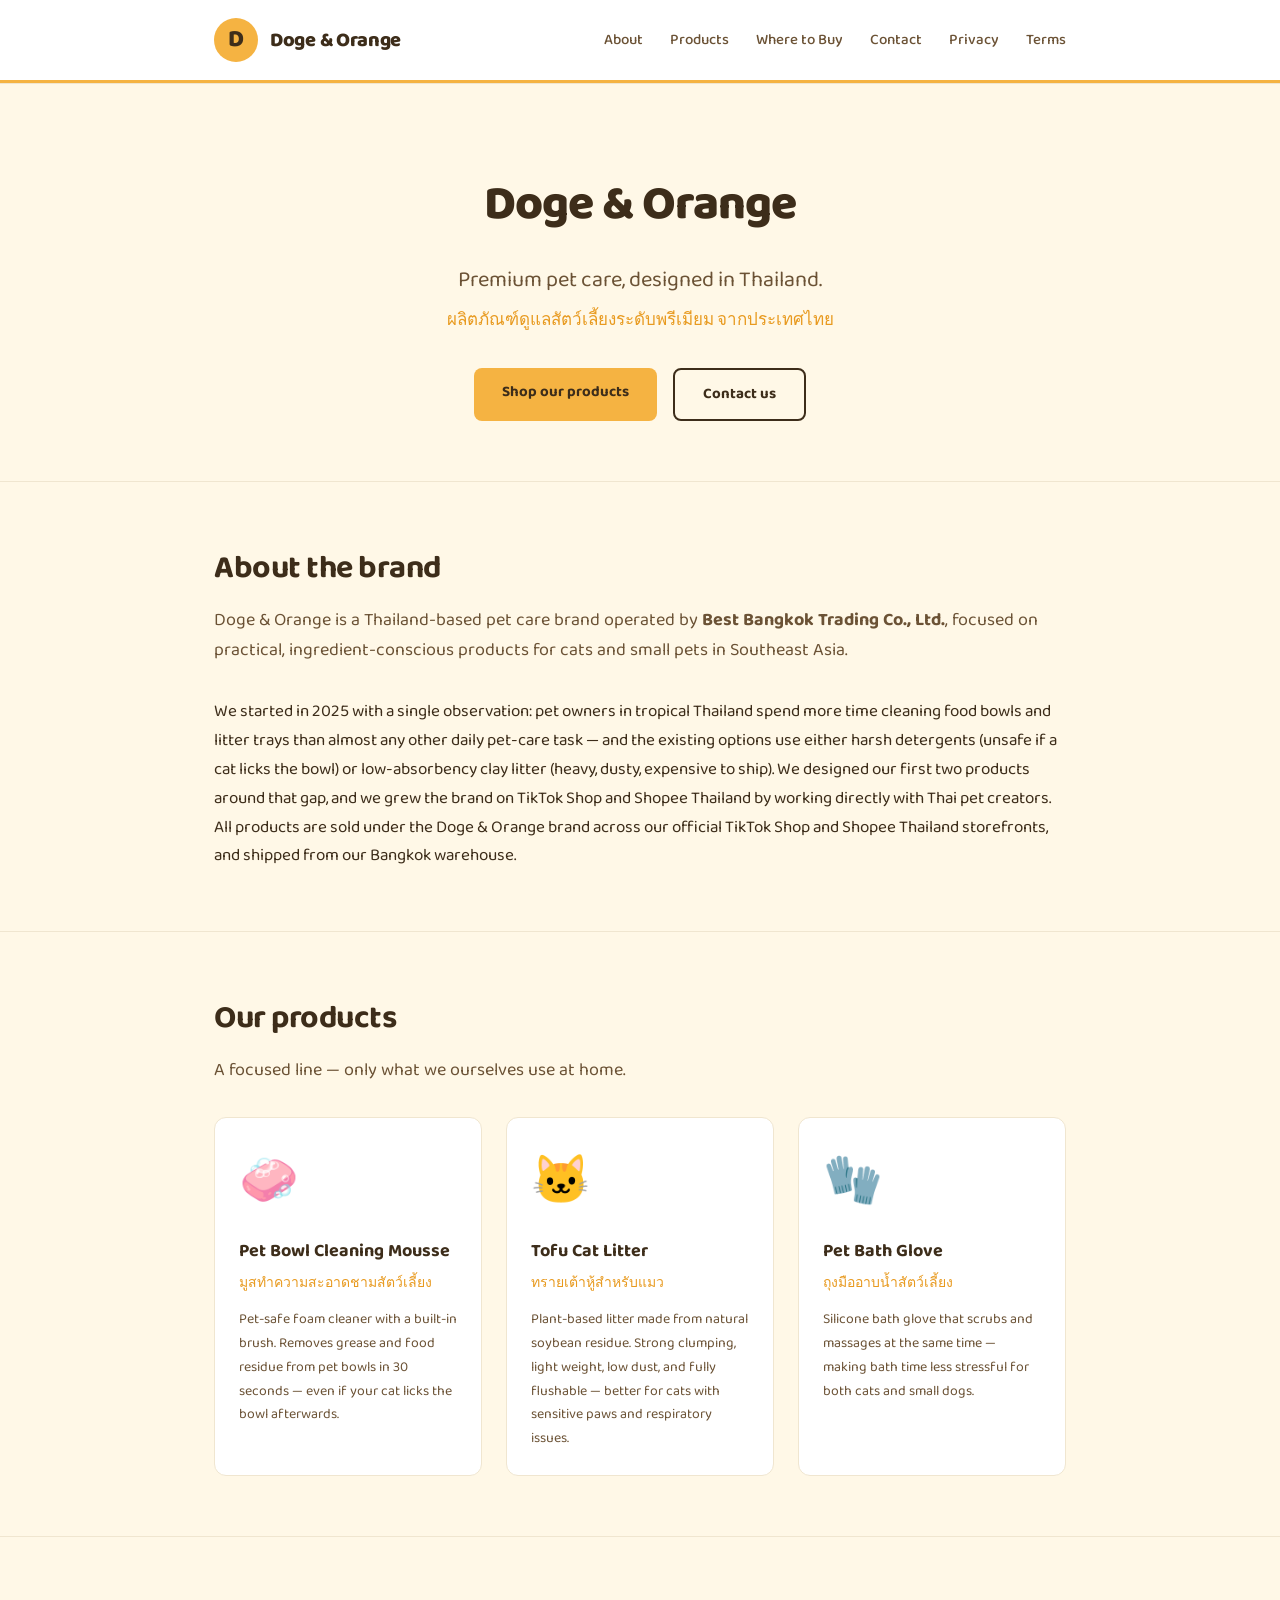
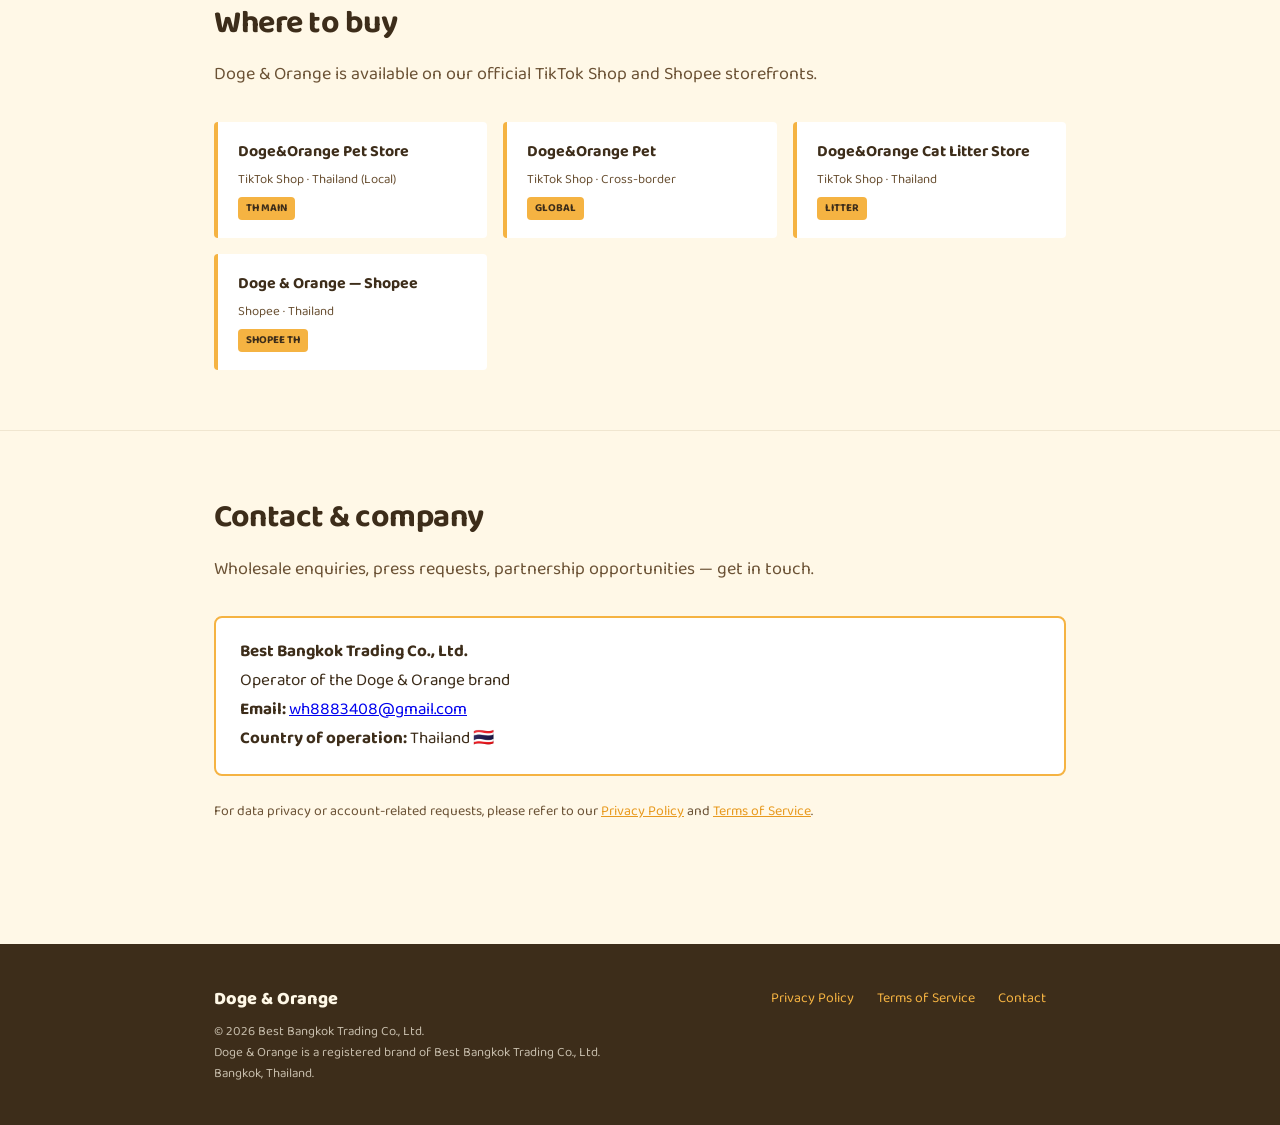
<file: index.html>
<!DOCTYPE html>
<html lang="en">
<head>
  <meta charset="UTF-8">
  <meta name="viewport" content="width=device-width, initial-scale=1.0">
  <title>Doge & Orange — Premium Pet Care from Thailand</title>
  <meta name="description" content="Doge & Orange is a Thailand-based pet care brand by Best Bangkok Trading Co., Ltd., specializing in innovative cleaning products and litter for cats and small pets.">
  <link rel="icon" href="data:image/svg+xml,<svg xmlns='http://www.w3.org/2000/svg' viewBox='0 0 100 100'><circle cx='50' cy='50' r='48' fill='%23F5B342'/><text x='50' y='65' font-size='50' text-anchor='middle' font-family='sans-serif' font-weight='bold' fill='%233D2D1A'>D</text></svg>">
  <link href="https://fonts.googleapis.com/css2?family=Baloo+2:wght@400;500;700;800&display=swap" rel="stylesheet">
  <link rel="stylesheet" href="style.css">
</head>
<body>

<header>
  <div class="container">
    <a href="/" class="brand">
      <div class="brand-logo">D</div>
      <div class="brand-name">Doge &amp; Orange</div>
    </a>
    <nav>
      <a href="#about">About</a>
      <a href="#products">Products</a>
      <a href="#where">Where to Buy</a>
      <a href="#contact">Contact</a>
      <a href="privacy.html">Privacy</a>
      <a href="terms.html">Terms</a>
    </nav>
  </div>
</header>

<section class="hero">
  <div class="container">
    <h1>Doge &amp; Orange</h1>
    <p class="tagline">Premium pet care, designed in Thailand.</p>
    <p class="tagline-th">ผลิตภัณฑ์ดูแลสัตว์เลี้ยงระดับพรีเมียม จากประเทศไทย</p>
    <div class="cta-row">
      <a href="#products" class="btn btn-primary">Shop our products</a>
      <a href="#contact" class="btn btn-outline">Contact us</a>
    </div>
  </div>
</section>

<section id="about">
  <div class="container">
    <h2>About the brand</h2>
    <p class="lead">Doge &amp; Orange is a Thailand-based pet care brand operated by <strong>Best Bangkok Trading Co., Ltd.</strong>, focused on practical, ingredient-conscious products for cats and small pets in Southeast Asia.</p>
    <p>We started in 2025 with a single observation: pet owners in tropical Thailand spend more time cleaning food bowls and litter trays than almost any other daily pet-care task — and the existing options use either harsh detergents (unsafe if a cat licks the bowl) or low-absorbency clay litter (heavy, dusty, expensive to ship). We designed our first two products around that gap, and we grew the brand on TikTok Shop and Shopee Thailand by working directly with Thai pet creators.</p>
    <p>All products are sold under the Doge &amp; Orange brand across our official TikTok Shop and Shopee Thailand storefronts, and shipped from our Bangkok warehouse.</p>
  </div>
</section>

<section id="products">
  <div class="container">
    <h2>Our products</h2>
    <p class="lead">A focused line — only what we ourselves use at home.</p>
    <div class="products-grid">
      <div class="product">
        <div class="emoji">🧼</div>
        <h3>Pet Bowl Cleaning Mousse</h3>
        <div class="th">มูสทำความสะอาดชามสัตว์เลี้ยง</div>
        <p>Pet-safe foam cleaner with a built-in brush. Removes grease and food residue from pet bowls in 30 seconds — even if your cat licks the bowl afterwards.</p>
      </div>
      <div class="product">
        <div class="emoji">🐱</div>
        <h3>Tofu Cat Litter</h3>
        <div class="th">ทรายเต้าหู้สำหรับแมว</div>
        <p>Plant-based litter made from natural soybean residue. Strong clumping, light weight, low dust, and fully flushable — better for cats with sensitive paws and respiratory issues.</p>
      </div>
      <div class="product">
        <div class="emoji">🧤</div>
        <h3>Pet Bath Glove</h3>
        <div class="th">ถุงมืออาบน้ำสัตว์เลี้ยง</div>
        <p>Silicone bath glove that scrubs and massages at the same time — making bath time less stressful for both cats and small dogs.</p>
      </div>
    </div>
  </div>
</section>

<section id="where">
  <div class="container">
    <h2>Where to buy</h2>
    <p class="lead">Doge &amp; Orange is available on our official TikTok Shop and Shopee storefronts.</p>
    <div class="shops-grid">
      <div class="shop">
        <div class="shop-name">Doge&amp;Orange Pet Store</div>
        <div class="shop-meta">TikTok Shop · Thailand (Local)</div>
        <div class="shop-tag">TH MAIN</div>
      </div>
      <div class="shop">
        <div class="shop-name">Doge&amp;Orange Pet</div>
        <div class="shop-meta">TikTok Shop · Cross-border</div>
        <div class="shop-tag">GLOBAL</div>
      </div>
      <div class="shop">
        <div class="shop-name">Doge&amp;Orange Cat Litter Store</div>
        <div class="shop-meta">TikTok Shop · Thailand</div>
        <div class="shop-tag">LITTER</div>
      </div>
      <div class="shop">
        <div class="shop-name">Doge &amp; Orange — Shopee</div>
        <div class="shop-meta">Shopee · Thailand</div>
        <div class="shop-tag">SHOPEE TH</div>
      </div>
    </div>
  </div>
</section>

<section id="contact">
  <div class="container">
    <h2>Contact &amp; company</h2>
    <p class="lead">Wholesale enquiries, press requests, partnership opportunities — get in touch.</p>
    <div class="contact-card">
      <p><strong>Best Bangkok Trading Co., Ltd.</strong></p>
      <p>Operator of the Doge &amp; Orange brand</p>
      <p><strong>Email:</strong> <a href="mailto:wh8883408@gmail.com">wh8883408@gmail.com</a></p>
      <p><strong>Country of operation:</strong> Thailand 🇹🇭</p>
    </div>
    <p style="font-size: 14px; color: var(--c-ink-light); margin-top: 16px">
      For data privacy or account-related requests, please refer to our
      <a href="privacy.html" style="color: var(--c-primary-dark)">Privacy Policy</a>
      and
      <a href="terms.html" style="color: var(--c-primary-dark)">Terms of Service</a>.
    </p>
  </div>
</section>

<footer>
  <div class="container">
    <div>
      <div class="footer-brand">Doge &amp; Orange</div>
      <div class="footer-meta">
        © 2026 Best Bangkok Trading Co., Ltd.<br>
        Doge &amp; Orange is a registered brand of Best Bangkok Trading Co., Ltd.<br>
        Bangkok, Thailand.
      </div>
    </div>
    <div>
      <div class="footer-links">
        <a href="privacy.html">Privacy Policy</a>
        <a href="terms.html">Terms of Service</a>
        <a href="mailto:wh8883408@gmail.com">Contact</a>
      </div>
    </div>
  </div>
</footer>

</body>
</html>
</file>
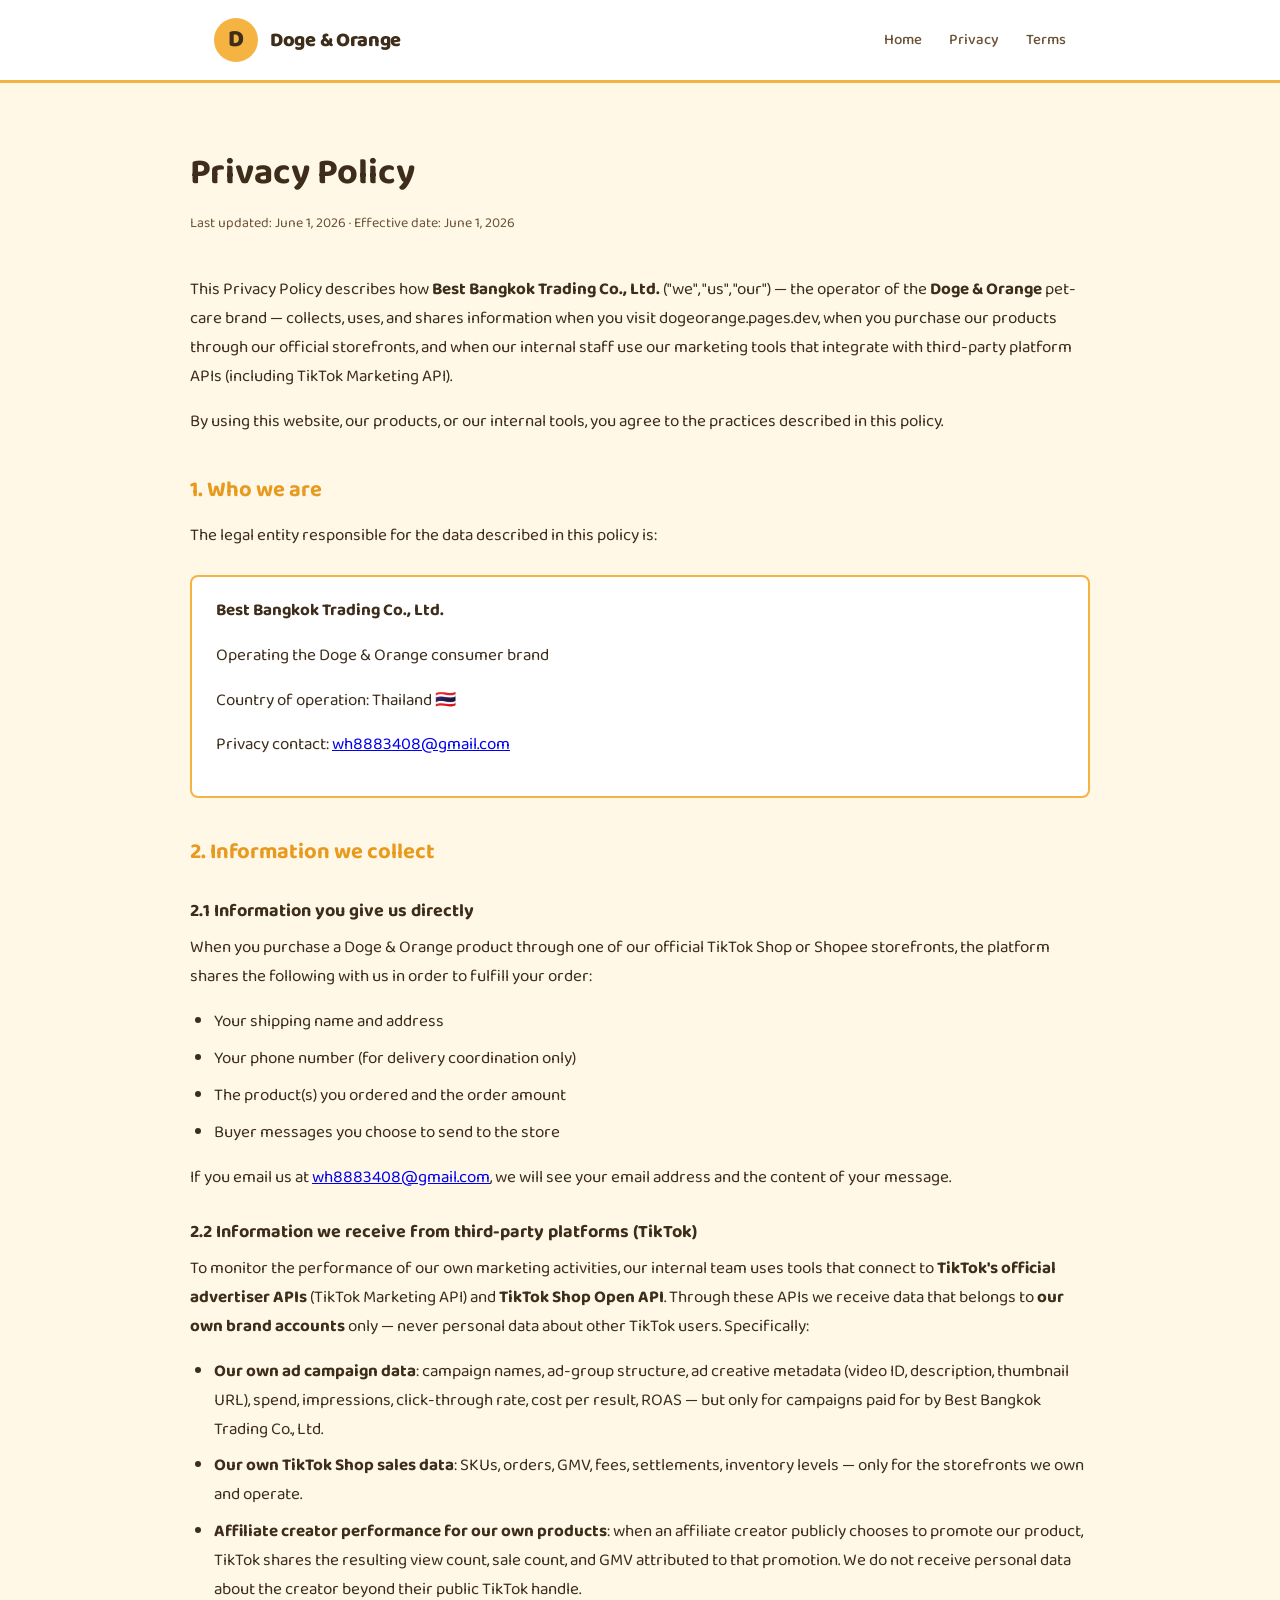
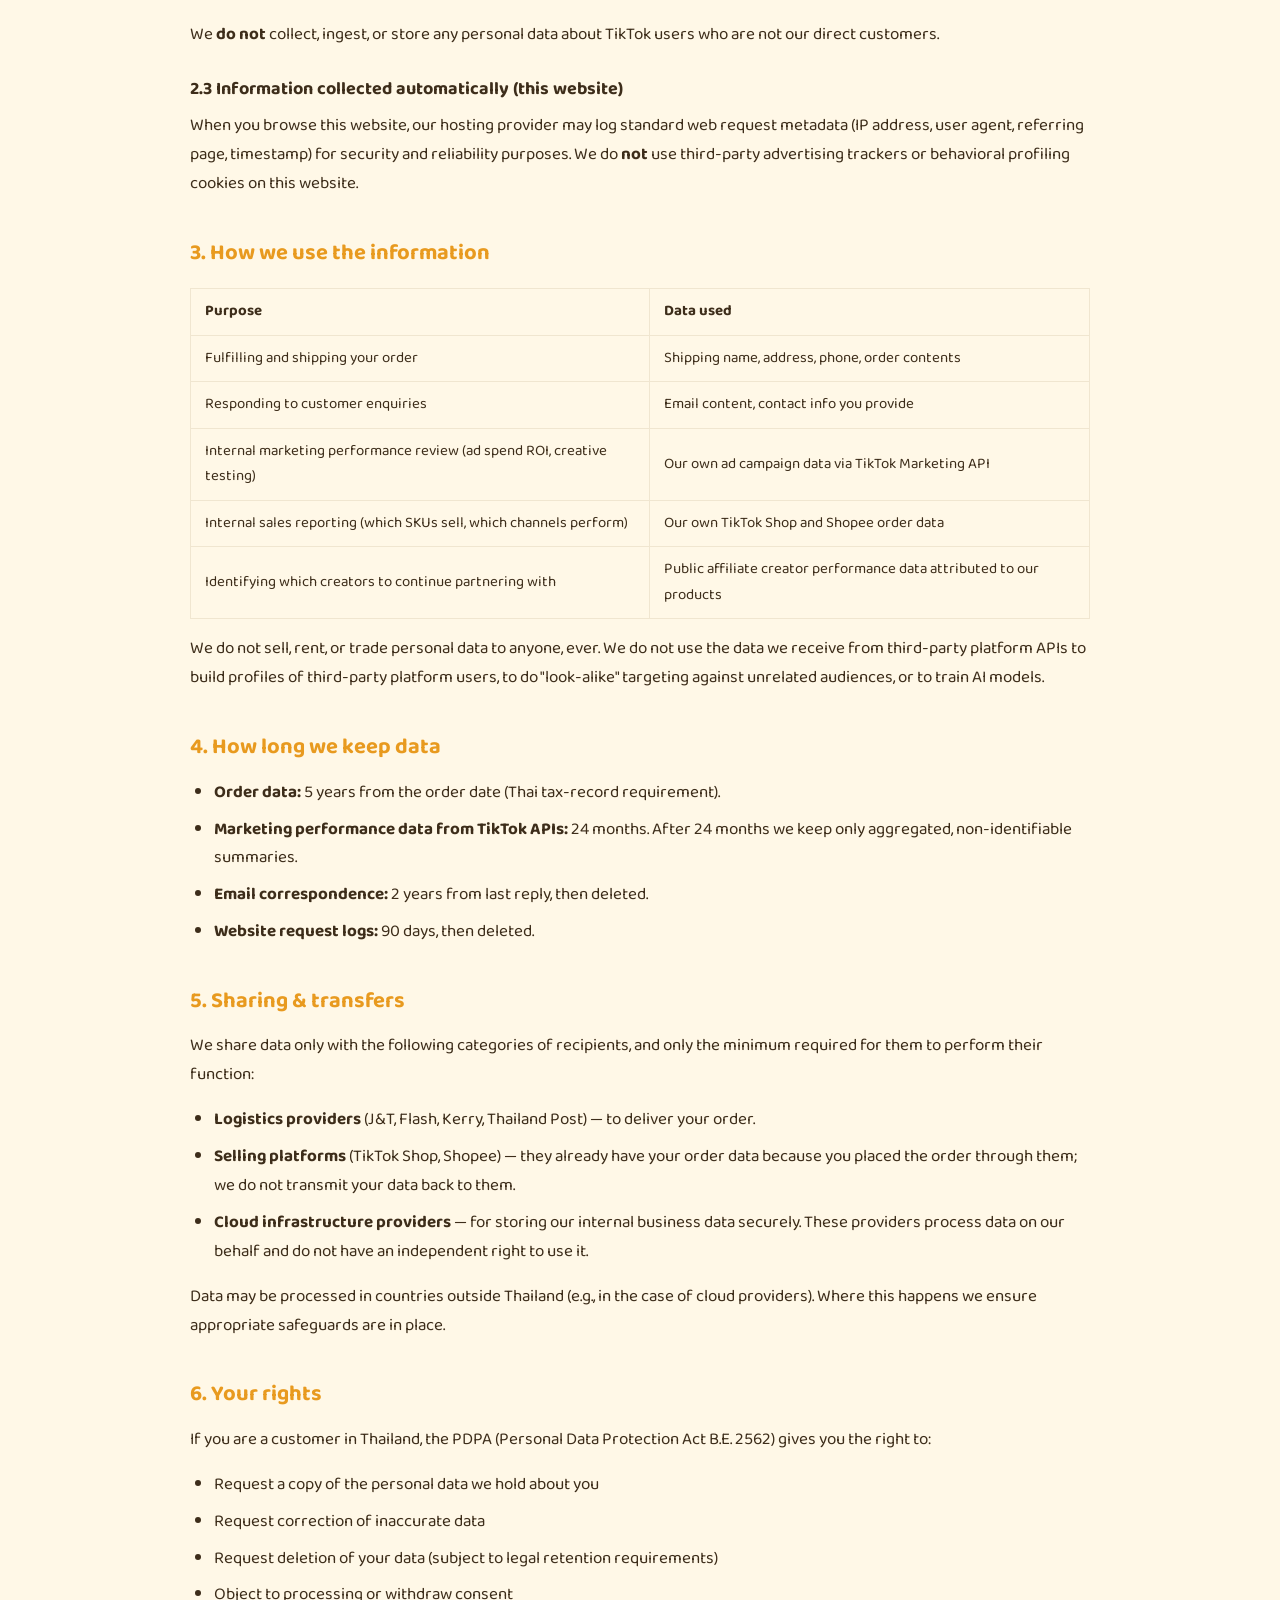
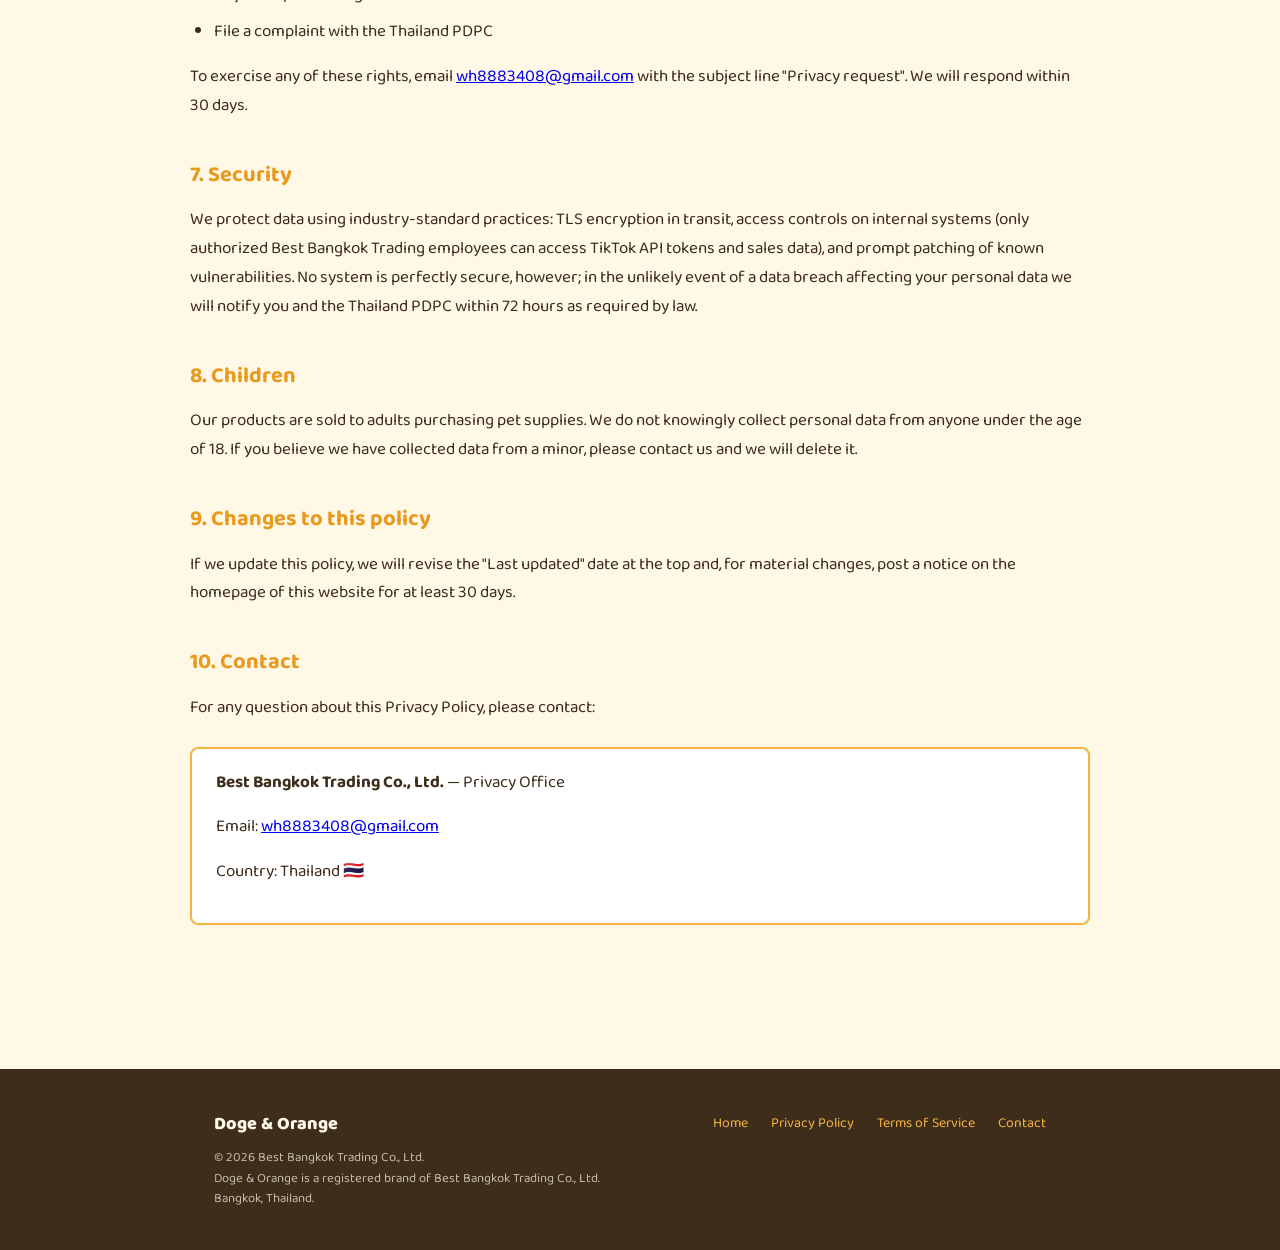
<file: privacy.html>
<!DOCTYPE html>
<html lang="en">
<head>
  <meta charset="UTF-8">
  <meta name="viewport" content="width=device-width, initial-scale=1.0">
  <title>Privacy Policy — Doge & Orange</title>
  <link rel="icon" href="data:image/svg+xml,<svg xmlns='http://www.w3.org/2000/svg' viewBox='0 0 100 100'><circle cx='50' cy='50' r='48' fill='%23F5B342'/><text x='50' y='65' font-size='50' text-anchor='middle' font-family='sans-serif' font-weight='bold' fill='%233D2D1A'>D</text></svg>">
  <link href="https://fonts.googleapis.com/css2?family=Baloo+2:wght@400;500;700;800&display=swap" rel="stylesheet">
  <link rel="stylesheet" href="style.css">
</head>
<body>

<header>
  <div class="container">
    <a href="/" class="brand">
      <div class="brand-logo">D</div>
      <div class="brand-name">Doge &amp; Orange</div>
    </a>
    <nav>
      <a href="index.html">Home</a>
      <a href="privacy.html">Privacy</a>
      <a href="terms.html">Terms</a>
    </nav>
  </div>
</header>

<main class="legal container">

  <h1>Privacy Policy</h1>
  <p class="updated">Last updated: June 1, 2026 · Effective date: June 1, 2026</p>

  <p>This Privacy Policy describes how <strong>Best Bangkok Trading Co., Ltd.</strong> ("we", "us", "our") — the operator of the <strong>Doge &amp; Orange</strong> pet-care brand — collects, uses, and shares information when you visit dogeorange.pages.dev, when you purchase our products through our official storefronts, and when our internal staff use our marketing tools that integrate with third-party platform APIs (including TikTok Marketing API).</p>

  <p>By using this website, our products, or our internal tools, you agree to the practices described in this policy.</p>

  <h2>1. Who we are</h2>
  <p>The legal entity responsible for the data described in this policy is:</p>
  <div class="contact-card">
    <p><strong>Best Bangkok Trading Co., Ltd.</strong></p>
    <p>Operating the Doge &amp; Orange consumer brand</p>
    <p>Country of operation: Thailand 🇹🇭</p>
    <p>Privacy contact: <a href="mailto:wh8883408@gmail.com">wh8883408@gmail.com</a></p>
  </div>

  <h2>2. Information we collect</h2>

  <h3>2.1 Information you give us directly</h3>
  <p>When you purchase a Doge &amp; Orange product through one of our official TikTok Shop or Shopee storefronts, the platform shares the following with us in order to fulfill your order:</p>
  <ul>
    <li>Your shipping name and address</li>
    <li>Your phone number (for delivery coordination only)</li>
    <li>The product(s) you ordered and the order amount</li>
    <li>Buyer messages you choose to send to the store</li>
  </ul>
  <p>If you email us at <a href="mailto:wh8883408@gmail.com">wh8883408@gmail.com</a>, we will see your email address and the content of your message.</p>

  <h3>2.2 Information we receive from third-party platforms (TikTok)</h3>
  <p>To monitor the performance of our own marketing activities, our internal team uses tools that connect to <strong>TikTok's official advertiser APIs</strong> (TikTok Marketing API) and <strong>TikTok Shop Open API</strong>. Through these APIs we receive data that belongs to <strong>our own brand accounts</strong> only — never personal data about other TikTok users. Specifically:</p>
  <ul>
    <li><strong>Our own ad campaign data</strong>: campaign names, ad-group structure, ad creative metadata (video ID, description, thumbnail URL), spend, impressions, click-through rate, cost per result, ROAS — but only for campaigns paid for by Best Bangkok Trading Co., Ltd.</li>
    <li><strong>Our own TikTok Shop sales data</strong>: SKUs, orders, GMV, fees, settlements, inventory levels — only for the storefronts we own and operate.</li>
    <li><strong>Affiliate creator performance for our own products</strong>: when an affiliate creator publicly chooses to promote our product, TikTok shares the resulting view count, sale count, and GMV attributed to that promotion. We do not receive personal data about the creator beyond their public TikTok handle.</li>
  </ul>
  <p>We <strong>do not</strong> collect, ingest, or store any personal data about TikTok users who are not our direct customers.</p>

  <h3>2.3 Information collected automatically (this website)</h3>
  <p>When you browse this website, our hosting provider may log standard web request metadata (IP address, user agent, referring page, timestamp) for security and reliability purposes. We do <strong>not</strong> use third-party advertising trackers or behavioral profiling cookies on this website.</p>

  <h2>3. How we use the information</h2>
  <table>
    <thead>
      <tr><th>Purpose</th><th>Data used</th></tr>
    </thead>
    <tbody>
      <tr><td>Fulfilling and shipping your order</td><td>Shipping name, address, phone, order contents</td></tr>
      <tr><td>Responding to customer enquiries</td><td>Email content, contact info you provide</td></tr>
      <tr><td>Internal marketing performance review (ad spend ROI, creative testing)</td><td>Our own ad campaign data via TikTok Marketing API</td></tr>
      <tr><td>Internal sales reporting (which SKUs sell, which channels perform)</td><td>Our own TikTok Shop and Shopee order data</td></tr>
      <tr><td>Identifying which creators to continue partnering with</td><td>Public affiliate creator performance data attributed to our products</td></tr>
    </tbody>
  </table>
  <p>We do not sell, rent, or trade personal data to anyone, ever. We do not use the data we receive from third-party platform APIs to build profiles of third-party platform users, to do "look-alike" targeting against unrelated audiences, or to train AI models.</p>

  <h2>4. How long we keep data</h2>
  <ul>
    <li><strong>Order data:</strong> 5 years from the order date (Thai tax-record requirement).</li>
    <li><strong>Marketing performance data from TikTok APIs:</strong> 24 months. After 24 months we keep only aggregated, non-identifiable summaries.</li>
    <li><strong>Email correspondence:</strong> 2 years from last reply, then deleted.</li>
    <li><strong>Website request logs:</strong> 90 days, then deleted.</li>
  </ul>

  <h2>5. Sharing &amp; transfers</h2>
  <p>We share data only with the following categories of recipients, and only the minimum required for them to perform their function:</p>
  <ul>
    <li><strong>Logistics providers</strong> (J&amp;T, Flash, Kerry, Thailand Post) — to deliver your order.</li>
    <li><strong>Selling platforms</strong> (TikTok Shop, Shopee) — they already have your order data because you placed the order through them; we do not transmit your data back to them.</li>
    <li><strong>Cloud infrastructure providers</strong> — for storing our internal business data securely. These providers process data on our behalf and do not have an independent right to use it.</li>
  </ul>
  <p>Data may be processed in countries outside Thailand (e.g., in the case of cloud providers). Where this happens we ensure appropriate safeguards are in place.</p>

  <h2>6. Your rights</h2>
  <p>If you are a customer in Thailand, the PDPA (Personal Data Protection Act B.E. 2562) gives you the right to:</p>
  <ul>
    <li>Request a copy of the personal data we hold about you</li>
    <li>Request correction of inaccurate data</li>
    <li>Request deletion of your data (subject to legal retention requirements)</li>
    <li>Object to processing or withdraw consent</li>
    <li>File a complaint with the Thailand PDPC</li>
  </ul>
  <p>To exercise any of these rights, email <a href="mailto:wh8883408@gmail.com">wh8883408@gmail.com</a> with the subject line "Privacy request". We will respond within 30 days.</p>

  <h2>7. Security</h2>
  <p>We protect data using industry-standard practices: TLS encryption in transit, access controls on internal systems (only authorized Best Bangkok Trading employees can access TikTok API tokens and sales data), and prompt patching of known vulnerabilities. No system is perfectly secure, however; in the unlikely event of a data breach affecting your personal data we will notify you and the Thailand PDPC within 72 hours as required by law.</p>

  <h2>8. Children</h2>
  <p>Our products are sold to adults purchasing pet supplies. We do not knowingly collect personal data from anyone under the age of 18. If you believe we have collected data from a minor, please contact us and we will delete it.</p>

  <h2>9. Changes to this policy</h2>
  <p>If we update this policy, we will revise the "Last updated" date at the top and, for material changes, post a notice on the homepage of this website for at least 30 days.</p>

  <h2>10. Contact</h2>
  <p>For any question about this Privacy Policy, please contact:</p>
  <div class="contact-card">
    <p><strong>Best Bangkok Trading Co., Ltd.</strong> — Privacy Office</p>
    <p>Email: <a href="mailto:wh8883408@gmail.com">wh8883408@gmail.com</a></p>
    <p>Country: Thailand 🇹🇭</p>
  </div>

</main>

<footer>
  <div class="container">
    <div>
      <div class="footer-brand">Doge &amp; Orange</div>
      <div class="footer-meta">
        © 2026 Best Bangkok Trading Co., Ltd.<br>
        Doge &amp; Orange is a registered brand of Best Bangkok Trading Co., Ltd.<br>
        Bangkok, Thailand.
      </div>
    </div>
    <div>
      <div class="footer-links">
        <a href="index.html">Home</a>
        <a href="privacy.html">Privacy Policy</a>
        <a href="terms.html">Terms of Service</a>
        <a href="mailto:wh8883408@gmail.com">Contact</a>
      </div>
    </div>
  </div>
</footer>

</body>
</html>
</file>
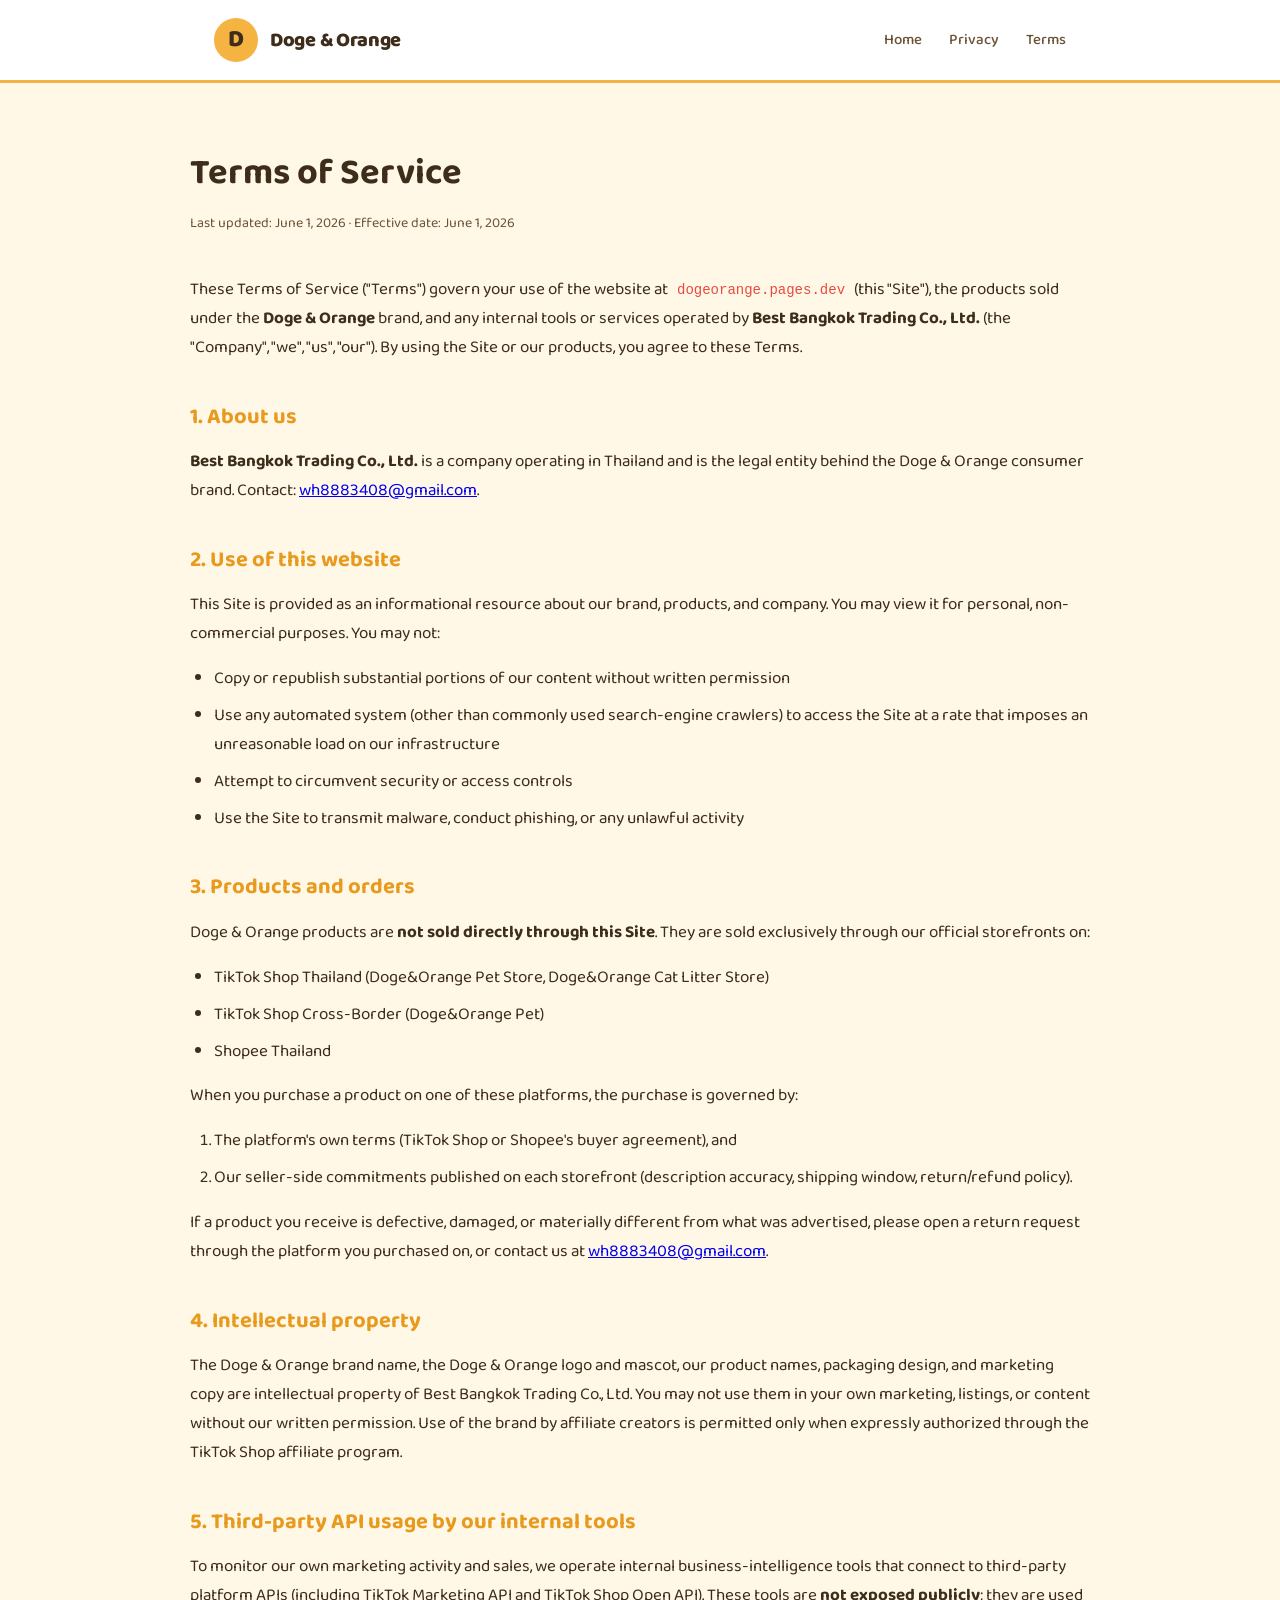
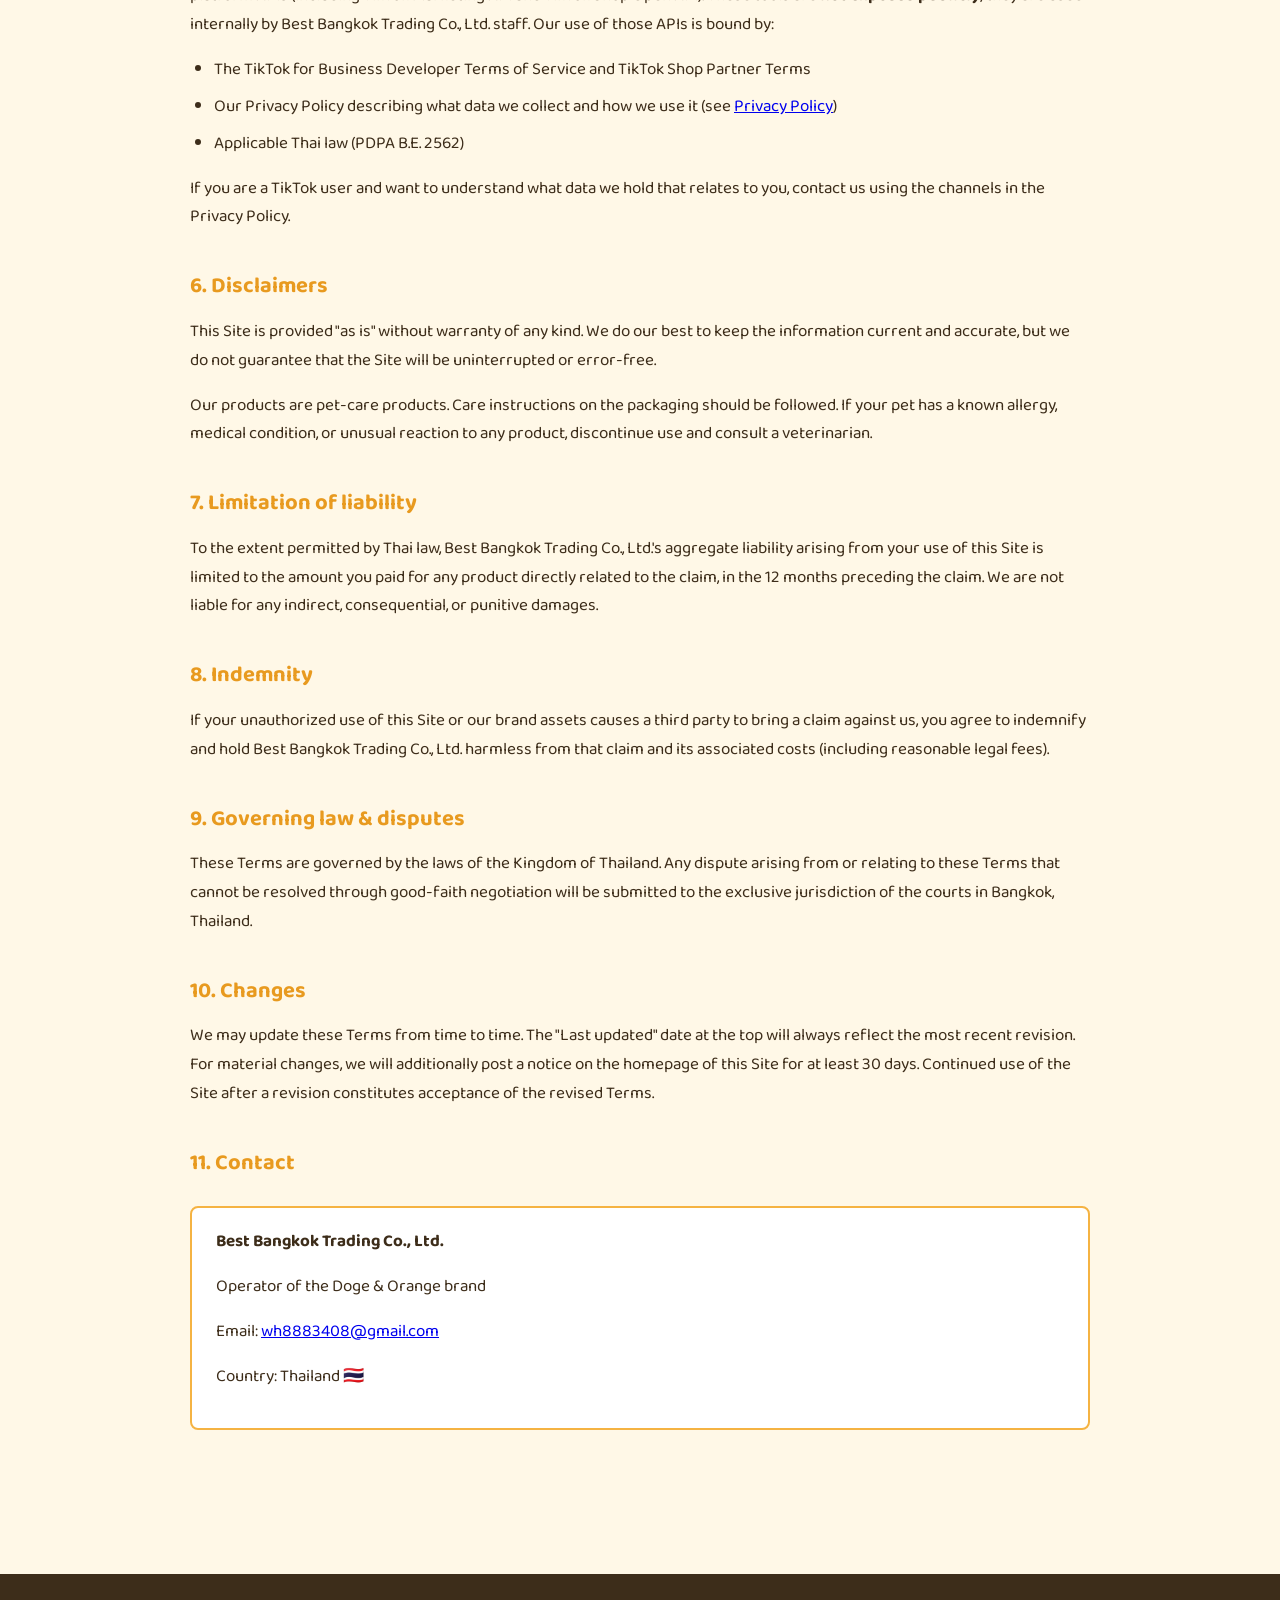
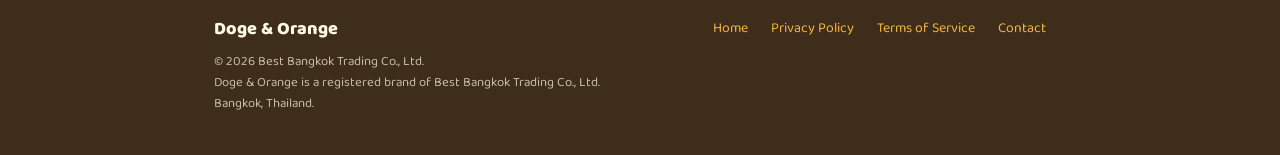
<file: terms.html>
<!DOCTYPE html>
<html lang="en">
<head>
  <meta charset="UTF-8">
  <meta name="viewport" content="width=device-width, initial-scale=1.0">
  <title>Terms of Service — Doge & Orange</title>
  <link rel="icon" href="data:image/svg+xml,<svg xmlns='http://www.w3.org/2000/svg' viewBox='0 0 100 100'><circle cx='50' cy='50' r='48' fill='%23F5B342'/><text x='50' y='65' font-size='50' text-anchor='middle' font-family='sans-serif' font-weight='bold' fill='%233D2D1A'>D</text></svg>">
  <link href="https://fonts.googleapis.com/css2?family=Baloo+2:wght@400;500;700;800&display=swap" rel="stylesheet">
  <link rel="stylesheet" href="style.css">
</head>
<body>

<header>
  <div class="container">
    <a href="/" class="brand">
      <div class="brand-logo">D</div>
      <div class="brand-name">Doge &amp; Orange</div>
    </a>
    <nav>
      <a href="index.html">Home</a>
      <a href="privacy.html">Privacy</a>
      <a href="terms.html">Terms</a>
    </nav>
  </div>
</header>

<main class="legal container">

  <h1>Terms of Service</h1>
  <p class="updated">Last updated: June 1, 2026 · Effective date: June 1, 2026</p>

  <p>These Terms of Service ("Terms") govern your use of the website at <code>dogeorange.pages.dev</code> (this "Site"), the products sold under the <strong>Doge &amp; Orange</strong> brand, and any internal tools or services operated by <strong>Best Bangkok Trading Co., Ltd.</strong> (the "Company", "we", "us", "our"). By using the Site or our products, you agree to these Terms.</p>

  <h2>1. About us</h2>
  <p><strong>Best Bangkok Trading Co., Ltd.</strong> is a company operating in Thailand and is the legal entity behind the Doge &amp; Orange consumer brand. Contact: <a href="mailto:wh8883408@gmail.com">wh8883408@gmail.com</a>.</p>

  <h2>2. Use of this website</h2>
  <p>This Site is provided as an informational resource about our brand, products, and company. You may view it for personal, non-commercial purposes. You may not:</p>
  <ul>
    <li>Copy or republish substantial portions of our content without written permission</li>
    <li>Use any automated system (other than commonly used search-engine crawlers) to access the Site at a rate that imposes an unreasonable load on our infrastructure</li>
    <li>Attempt to circumvent security or access controls</li>
    <li>Use the Site to transmit malware, conduct phishing, or any unlawful activity</li>
  </ul>

  <h2>3. Products and orders</h2>
  <p>Doge &amp; Orange products are <strong>not sold directly through this Site</strong>. They are sold exclusively through our official storefronts on:</p>
  <ul>
    <li>TikTok Shop Thailand (Doge&amp;Orange Pet Store, Doge&amp;Orange Cat Litter Store)</li>
    <li>TikTok Shop Cross-Border (Doge&amp;Orange Pet)</li>
    <li>Shopee Thailand</li>
  </ul>
  <p>When you purchase a product on one of these platforms, the purchase is governed by:</p>
  <ol>
    <li>The platform's own terms (TikTok Shop or Shopee's buyer agreement), and</li>
    <li>Our seller-side commitments published on each storefront (description accuracy, shipping window, return/refund policy).</li>
  </ol>
  <p>If a product you receive is defective, damaged, or materially different from what was advertised, please open a return request through the platform you purchased on, or contact us at <a href="mailto:wh8883408@gmail.com">wh8883408@gmail.com</a>.</p>

  <h2>4. Intellectual property</h2>
  <p>The Doge &amp; Orange brand name, the Doge &amp; Orange logo and mascot, our product names, packaging design, and marketing copy are intellectual property of Best Bangkok Trading Co., Ltd. You may not use them in your own marketing, listings, or content without our written permission. Use of the brand by affiliate creators is permitted only when expressly authorized through the TikTok Shop affiliate program.</p>

  <h2>5. Third-party API usage by our internal tools</h2>
  <p>To monitor our own marketing activity and sales, we operate internal business-intelligence tools that connect to third-party platform APIs (including TikTok Marketing API and TikTok Shop Open API). These tools are <strong>not exposed publicly</strong>; they are used internally by Best Bangkok Trading Co., Ltd. staff. Our use of those APIs is bound by:</p>
  <ul>
    <li>The TikTok for Business Developer Terms of Service and TikTok Shop Partner Terms</li>
    <li>Our Privacy Policy describing what data we collect and how we use it (see <a href="privacy.html">Privacy Policy</a>)</li>
    <li>Applicable Thai law (PDPA B.E. 2562)</li>
  </ul>
  <p>If you are a TikTok user and want to understand what data we hold that relates to you, contact us using the channels in the Privacy Policy.</p>

  <h2>6. Disclaimers</h2>
  <p>This Site is provided "as is" without warranty of any kind. We do our best to keep the information current and accurate, but we do not guarantee that the Site will be uninterrupted or error-free.</p>
  <p>Our products are pet-care products. Care instructions on the packaging should be followed. If your pet has a known allergy, medical condition, or unusual reaction to any product, discontinue use and consult a veterinarian.</p>

  <h2>7. Limitation of liability</h2>
  <p>To the extent permitted by Thai law, Best Bangkok Trading Co., Ltd.'s aggregate liability arising from your use of this Site is limited to the amount you paid for any product directly related to the claim, in the 12 months preceding the claim. We are not liable for any indirect, consequential, or punitive damages.</p>

  <h2>8. Indemnity</h2>
  <p>If your unauthorized use of this Site or our brand assets causes a third party to bring a claim against us, you agree to indemnify and hold Best Bangkok Trading Co., Ltd. harmless from that claim and its associated costs (including reasonable legal fees).</p>

  <h2>9. Governing law &amp; disputes</h2>
  <p>These Terms are governed by the laws of the Kingdom of Thailand. Any dispute arising from or relating to these Terms that cannot be resolved through good-faith negotiation will be submitted to the exclusive jurisdiction of the courts in Bangkok, Thailand.</p>

  <h2>10. Changes</h2>
  <p>We may update these Terms from time to time. The "Last updated" date at the top will always reflect the most recent revision. For material changes, we will additionally post a notice on the homepage of this Site for at least 30 days. Continued use of the Site after a revision constitutes acceptance of the revised Terms.</p>

  <h2>11. Contact</h2>
  <div class="contact-card">
    <p><strong>Best Bangkok Trading Co., Ltd.</strong></p>
    <p>Operator of the Doge &amp; Orange brand</p>
    <p>Email: <a href="mailto:wh8883408@gmail.com">wh8883408@gmail.com</a></p>
    <p>Country: Thailand 🇹🇭</p>
  </div>

</main>

<footer>
  <div class="container">
    <div>
      <div class="footer-brand">Doge &amp; Orange</div>
      <div class="footer-meta">
        © 2026 Best Bangkok Trading Co., Ltd.<br>
        Doge &amp; Orange is a registered brand of Best Bangkok Trading Co., Ltd.<br>
        Bangkok, Thailand.
      </div>
    </div>
    <div>
      <div class="footer-links">
        <a href="index.html">Home</a>
        <a href="privacy.html">Privacy Policy</a>
        <a href="terms.html">Terms of Service</a>
        <a href="mailto:wh8883408@gmail.com">Contact</a>
      </div>
    </div>
  </div>
</footer>

</body>
</html>
</file>
<file: style.css>
/* Doge & Orange — brand tokens (per internal brand spec) */
:root {
  --c-primary: #F5B342;
  --c-primary-dark: #E89A1F;
  --c-cream: #FFF8E7;
  --c-white: #FFFFFF;
  --c-ink: #3D2D1A;
  --c-ink-light: #6B5235;
  --c-accent: #E84A3F;
  --c-border: #F0E6D0;
}

* { box-sizing: border-box; margin: 0; padding: 0; }

html { scroll-behavior: smooth; }

body {
  font-family: 'Baloo 2', -apple-system, BlinkMacSystemFont, 'Segoe UI', sans-serif;
  font-size: 17px;
  line-height: 1.7;
  color: var(--c-ink);
  background: var(--c-cream);
}

/* ── Layout ─────────────────────────────────────────────────── */
.container {
  max-width: 900px;
  margin: 0 auto;
  padding: 0 24px;
}

/* ── Header ─────────────────────────────────────────────────── */
header {
  background: var(--c-white);
  border-bottom: 3px solid var(--c-primary);
  padding: 18px 0;
  position: sticky;
  top: 0;
  z-index: 10;
}
header .container {
  display: flex;
  align-items: center;
  justify-content: space-between;
  flex-wrap: wrap;
  gap: 12px;
}
.brand {
  display: flex;
  align-items: center;
  gap: 12px;
  text-decoration: none;
  color: var(--c-ink);
}
.brand-logo {
  width: 44px;
  height: 44px;
  border-radius: 50%;
  background: var(--c-primary);
  display: flex;
  align-items: center;
  justify-content: center;
  font-size: 24px;
  font-weight: 800;
}
.brand-name {
  font-size: 20px;
  font-weight: 800;
  letter-spacing: -0.3px;
}
nav a {
  color: var(--c-ink-light);
  text-decoration: none;
  margin-left: 24px;
  font-weight: 500;
  font-size: 15px;
}
nav a:hover { color: var(--c-primary-dark); }

/* ── Hero ────────────────────────────────────────────────────── */
.hero {
  padding: 80px 0 60px;
  text-align: center;
}
.hero h1 {
  font-size: 48px;
  font-weight: 800;
  margin-bottom: 16px;
  color: var(--c-ink);
  letter-spacing: -1px;
}
.hero .tagline {
  font-size: 22px;
  color: var(--c-ink-light);
  margin-bottom: 8px;
}
.hero .tagline-th {
  font-size: 17px;
  color: var(--c-primary-dark);
  margin-bottom: 32px;
}
.cta-row {
  display: flex;
  gap: 16px;
  justify-content: center;
  flex-wrap: wrap;
  margin-top: 24px;
}
.btn {
  display: inline-block;
  padding: 12px 28px;
  border-radius: 8px;
  font-weight: 700;
  font-size: 15px;
  text-decoration: none;
  transition: all 0.15s;
}
.btn-primary {
  background: var(--c-primary);
  color: var(--c-ink);
}
.btn-primary:hover {
  background: var(--c-primary-dark);
  transform: translateY(-2px);
  box-shadow: 0 4px 12px rgba(232, 154, 31, 0.25);
}
.btn-outline {
  border: 2px solid var(--c-ink);
  color: var(--c-ink);
}
.btn-outline:hover { background: var(--c-ink); color: var(--c-cream); }

/* ── Section ────────────────────────────────────────────────── */
section {
  padding: 60px 0;
  border-top: 1px solid var(--c-border);
}
section h2 {
  font-size: 32px;
  margin-bottom: 8px;
  letter-spacing: -0.5px;
}
section .lead {
  color: var(--c-ink-light);
  font-size: 18px;
  margin-bottom: 32px;
}

/* ── Product cards ──────────────────────────────────────────── */
.products-grid {
  display: grid;
  grid-template-columns: repeat(auto-fit, minmax(260px, 1fr));
  gap: 24px;
  margin-top: 32px;
}
.product {
  background: var(--c-white);
  border: 1px solid var(--c-border);
  border-radius: 12px;
  padding: 24px;
  transition: all 0.2s;
}
.product:hover {
  transform: translateY(-2px);
  box-shadow: 0 8px 24px rgba(0,0,0,0.06);
}
.product .emoji {
  font-size: 48px;
  margin-bottom: 12px;
}
.product h3 {
  font-size: 18px;
  margin-bottom: 6px;
}
.product .th {
  color: var(--c-primary-dark);
  font-size: 14px;
  margin-bottom: 12px;
}
.product p { font-size: 14px; color: var(--c-ink-light); }

/* ── Shop grid ──────────────────────────────────────────────── */
.shops-grid {
  display: grid;
  grid-template-columns: repeat(auto-fit, minmax(220px, 1fr));
  gap: 16px;
  margin-top: 24px;
}
.shop {
  background: var(--c-white);
  border-left: 4px solid var(--c-primary);
  padding: 16px 20px;
  border-radius: 4px;
}
.shop-name { font-weight: 700; font-size: 16px; }
.shop-meta { font-size: 13px; color: var(--c-ink-light); margin-top: 4px; }
.shop-tag {
  display: inline-block;
  background: var(--c-primary);
  color: var(--c-ink);
  font-size: 11px;
  font-weight: 700;
  padding: 2px 8px;
  border-radius: 4px;
  margin-top: 6px;
}

/* ── Legal page styles ─────────────────────────────────────── */
.legal {
  padding: 60px 0;
}
.legal h1 {
  font-size: 36px;
  margin-bottom: 8px;
}
.legal .updated {
  color: var(--c-ink-light);
  font-size: 14px;
  margin-bottom: 40px;
}
.legal h2 {
  font-size: 22px;
  margin-top: 36px;
  margin-bottom: 12px;
  color: var(--c-primary-dark);
}
.legal h3 {
  font-size: 18px;
  margin-top: 24px;
  margin-bottom: 8px;
}
.legal p { margin-bottom: 16px; }
.legal ul, .legal ol { margin: 0 0 16px 24px; }
.legal li { margin-bottom: 8px; }
.legal code {
  background: var(--c-cream);
  padding: 2px 6px;
  border-radius: 3px;
  font-size: 14px;
  color: var(--c-accent);
}
.legal table {
  width: 100%;
  border-collapse: collapse;
  margin: 16px 0;
}
.legal th, .legal td {
  border: 1px solid var(--c-border);
  padding: 10px 14px;
  text-align: left;
  font-size: 15px;
}
.legal th { background: var(--c-cream); font-weight: 700; }

.contact-card {
  background: var(--c-white);
  border: 2px solid var(--c-primary);
  border-radius: 8px;
  padding: 20px 24px;
  margin: 24px 0;
}

/* ── Footer ─────────────────────────────────────────────────── */
footer {
  background: var(--c-ink);
  color: var(--c-cream);
  padding: 40px 0;
  margin-top: 60px;
}
footer .container {
  display: flex;
  justify-content: space-between;
  flex-wrap: wrap;
  gap: 24px;
}
footer .footer-brand {
  font-size: 18px;
  font-weight: 800;
  margin-bottom: 8px;
}
footer .footer-meta {
  font-size: 13px;
  opacity: 0.7;
  line-height: 1.6;
}
footer a {
  color: var(--c-primary);
  text-decoration: none;
}
footer a:hover { color: var(--c-cream); }
footer .footer-links a { margin-right: 20px; font-size: 14px; }

/* ── Responsive ─────────────────────────────────────────────── */
@media (max-width: 600px) {
  .hero h1 { font-size: 36px; }
  .hero .tagline { font-size: 18px; }
  section h2 { font-size: 26px; }
  nav { display: none; }
}
</file>
